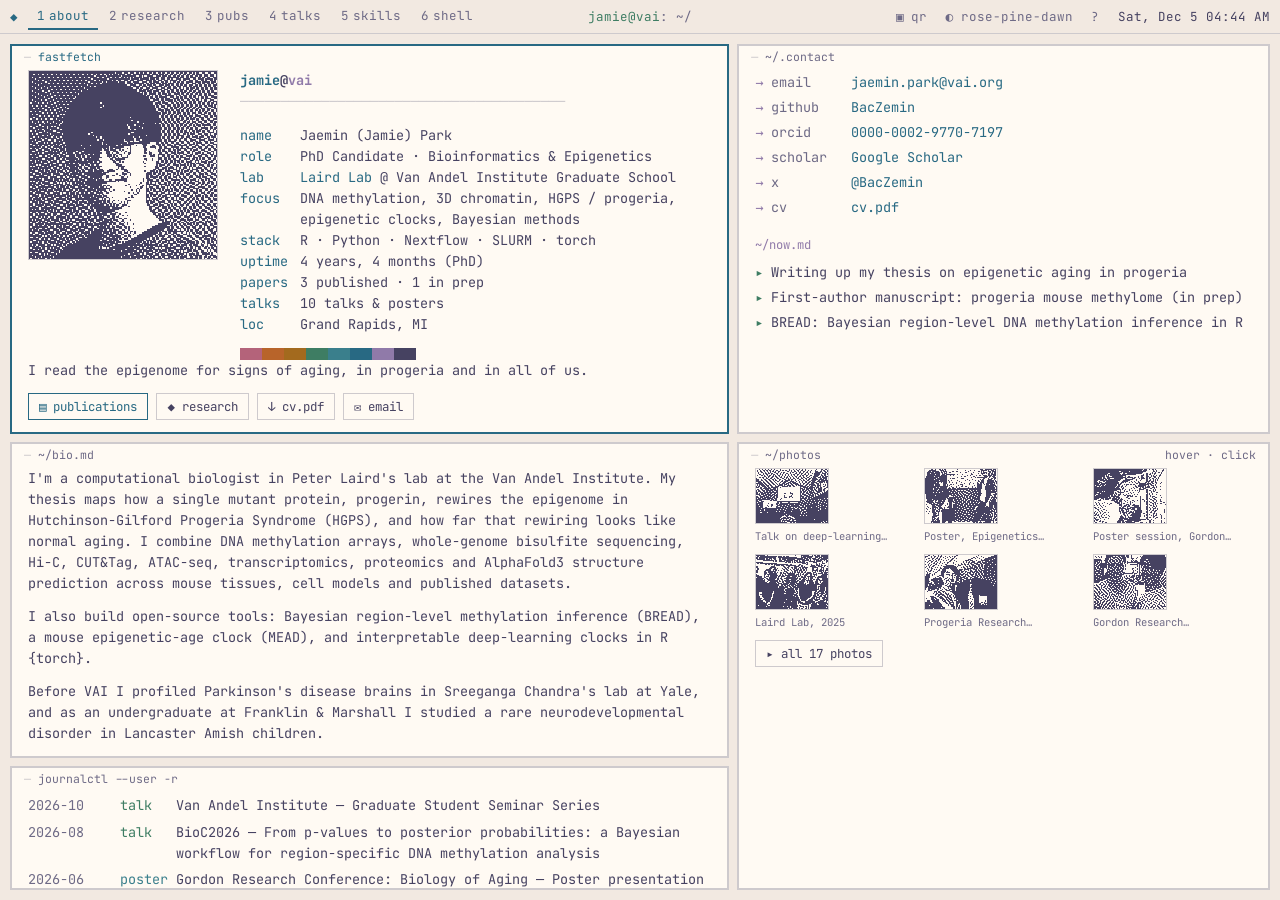
<file: index.html>
<!doctype html>
<html lang="en" data-theme="tokyo-night">
<head>
  <meta charset="utf-8">
  <meta name="viewport" content="width=device-width, initial-scale=1, viewport-fit=cover">
  <title>Jaemin (Jamie) Park</title>
  <meta name="description" content="Jaemin (Jamie) Park — PhD candidate at the Van Andel Institute (Laird Lab). Computational epigenomics of aging and Hutchinson-Gilford Progeria Syndrome: DNA methylation, 3D chromatin, epigenetic clocks, Bayesian methods.">
  <meta name="author" content="Jaemin Park">
  <link rel="canonical" href="https://baczemin.github.io/">
  <meta name="theme-color" content="#1a1b26">
  <link rel="icon" type="image/png" href="assets/img/logo.png">

  <!-- Open Graph / social cards (what shows up when the link is shared) -->
  <meta property="og:type" content="profile">
  <meta property="og:title" content="Jaemin (Jamie) Park">
  <meta property="og:description" content="Computational epigenomics of aging and progeria · Van Andel Institute">
  <meta property="og:url" content="https://baczemin.github.io/">
  <meta property="og:image" content="https://baczemin.github.io/assets/img/og.png">
  <meta name="twitter:card" content="summary_large_image">
  <meta name="twitter:site" content="@BacZemin">

  <script type="application/ld+json">
  {
    "@context": "https://schema.org",
    "@type": "Person",
    "name": "Jaemin Park",
    "alternateName": "Jamie Park",
    "jobTitle": "PhD Candidate",
    "affiliation": { "@type": "Organization", "name": "Van Andel Institute" },
    "url": "https://baczemin.github.io/",
    "identifier": "https://orcid.org/0000-0002-9770-7197",
    "sameAs": [
      "https://orcid.org/0000-0002-9770-7197",
      "https://github.com/BacZemin",
      "https://x.com/BacZemin"
    ],
    "knowsAbout": ["DNA methylation", "Epigenetics", "Hutchinson-Gilford Progeria Syndrome", "Epigenetic clocks", "Bioinformatics", "Hi-C", "Bayesian statistics"]
  }
  </script>

  <!-- Apply the saved theme before first paint (no flash) -->
  <script>
    try {
      // ?theme=rose-pine-dawn in the URL forces a theme (handy for projectors)
      var t = new URLSearchParams(location.search).get('theme') || localStorage.getItem('theme');
      if (!t) t = matchMedia('(prefers-color-scheme: light)').matches ? 'rose-pine-dawn' : 'tokyo-night';
      document.documentElement.dataset.theme = t;
    } catch (e) {}
  </script>

  <link rel="preload" href="assets/fonts/jetbrains-mono-400.woff2" as="font" type="font/woff2" crossorigin>
  <link rel="stylesheet" href="assets/css/themes.css">
  <link rel="stylesheet" href="assets/css/tui.css">
</head>
<body>
  <a class="skip" href="#desktop">skip to content</a>

  <!-- ───────────── waybar ───────────── -->
  <header class="bar" role="banner">
    <nav class="bar-left" aria-label="Workspaces">
      <span class="bar-logo" aria-hidden="true">◆</span>
      <div class="ws-pills" id="ws-pills"></div>
    </nav>
    <div class="bar-center" id="bar-path">jamie@vai: ~</div>
    <div class="bar-right">
      <button class="bar-btn" id="btn-qr" title="QR code for this page (q)" aria-label="Show QR code">▣ qr</button>
      <button class="bar-btn" id="btn-theme" title="Cycle theme (t)" aria-label="Change theme">◐ <span id="theme-name">tokyo-night</span></button>
      <button class="bar-btn" id="btn-help" title="Keyboard shortcuts (?)" aria-label="Keyboard shortcuts">?</button>
      <span class="bar-clock" id="bar-clock" aria-hidden="true">--:--</span>
    </div>
  </header>

  <!-- ───────────── workspaces (filled by app.js from site.yaml) ───────────── -->
  <main id="desktop" tabindex="-1">
    <div class="boot" id="boot">
      <pre>[  0.000] loading site.yaml …</pre>
    </div>

    <noscript>
      <div class="noscript">
        <h1>Jaemin (Jamie) Park</h1>
        <p>PhD Candidate, Laird Lab, Van Andel Institute Graduate School (Grand Rapids, MI).
           Computational epigenomics of aging and Hutchinson-Gilford Progeria Syndrome: DNA methylation,
           3D chromatin, epigenetic clocks and Bayesian methods.</p>
        <p><a href="mailto:jaemin.park@vai.org">jaemin.park@vai.org</a> ·
           <a href="https://orcid.org/0000-0002-9770-7197">ORCID</a> ·
           <a href="https://github.com/BacZemin">GitHub</a> ·
           <a href="assets/cv.pdf">CV (PDF)</a> ·
           <a href="site.yaml">full content (site.yaml)</a></p>
        <p>This site is an interactive terminal; enable JavaScript for the full experience.</p>
      </div>
    </noscript>
  </main>

  <!-- ───────────── overlays ───────────── -->
  <div class="overlay" id="palette" hidden>
    <div class="modal palette" role="dialog" aria-modal="true" aria-label="Command palette">
      <div class="pane-title">walker</div>
      <input id="palette-input" type="text" placeholder="type a command, project, paper…" autocomplete="off" spellcheck="false" aria-label="Search commands">
      <ul id="palette-list" role="listbox"></ul>
    </div>
  </div>

  <div class="overlay" id="help" hidden>
    <div class="modal help" role="dialog" aria-modal="true" aria-label="Keyboard shortcuts">
      <div class="pane-title">keybindings</div>
      <dl class="keys">
        <dt><kbd>1</kbd>–<kbd>6</kbd></dt><dd>switch workspace</dd>
        <dt><kbd>Tab</kbd> / <kbd>h</kbd> <kbd>l</kbd></dt><dd>focus next / previous pane</dd>
        <dt><kbd>j</kbd> <kbd>k</kbd> / <kbd>↑</kbd> <kbd>↓</kbd></dt><dd>move through a list</dd>
        <dt><kbd>Enter</kbd></dt><dd>open the selected item</dd>
        <dt><kbd>/</kbd></dt><dd>search publications</dd>
        <dt><kbd>:</kbd> or <kbd>Ctrl</kbd>+<kbd>K</kbd></dt><dd>command palette</dd>
        <dt><kbd>t</kbd></dt><dd>cycle theme</dd>
        <dt><kbd>q</kbd></dt><dd>QR code for this page</dd>
        <dt><kbd>`</kbd></dt><dd>jump to the shell</dd>
        <dt><kbd>Esc</kbd></dt><dd>close</dd>
      </dl>
      <p class="muted">Everything also works by tapping.</p>
    </div>
  </div>

  <div class="overlay" id="qr" hidden>
    <div class="modal qr" role="dialog" aria-modal="true" aria-label="QR code">
      <div class="pane-title">qr</div>
      <div id="qr-code" class="qr-code"></div>
      <div class="qr-url" id="qr-url"></div>
      <div class="qr-actions">
        <button class="chip" id="qr-dl-theme">↓ svg (theme)</button>
        <button class="chip" id="qr-dl-mono">↓ svg (black)</button>
        <button class="chip" id="qr-dl-png">↓ png</button>
        <button class="chip" id="qr-copy">copy link</button>
      </div>
      <p class="muted small">Tip: open a talk first (e.g. <code>#talks/bioc2026</code>) to make a QR that lands on that talk.</p>
    </div>
  </div>

  <div class="overlay" id="lightbox" hidden>
    <div class="modal lightbox" role="dialog" aria-modal="true" aria-label="Photo">
      <div class="pane-title">feh <span id="lb-count"></span></div>
      <img id="lb-img" alt="">
      <div class="lb-bar">
        <button class="chip" id="lb-prev" aria-label="Previous photo">← prev</button>
        <div id="lb-cap" class="lb-cap"></div>
        <button class="chip" id="lb-next" aria-label="Next photo">next →</button>
      </div>
    </div>
  </div>

  <div class="toasts" id="toasts" aria-live="polite"></div>

  <script src="vendor/js-yaml.min.js"></script>
  <script src="vendor/qrcode.min.js"></script>
  <script src="assets/js/term.js"></script>
  <script src="assets/js/app.js"></script>
</body>
</html>
</file>
<file: assets/css/themes.css>
/* ═══════════════════════════════════════════════════════════════
   themes.css — colour palettes (Omarchy-style theme set)
   To add a theme: copy a block, rename data-theme, and add the
   name to THEMES in assets/js/app.js.
   ═══════════════════════════════════════════════════════════════ */

:root,
[data-theme="tokyo-night"] {
  --bg:      #1a1b26;
  --bg-alt:  #16161e;
  --pane:    #1a1b26;
  --fg:      #c0caf5;
  --muted:   #7f88b3;
  --border:  #3b4261;
  --sel:     #283457;
  --accent:  #7aa2f7;
  --accent2: #bb9af7;
  --green:   #9ece6a;
  --yellow:  #e0af68;
  --red:     #f7768e;
  --cyan:    #7dcfff;
  --orange:  #ff9e64;
  --scheme:  dark;
}

[data-theme="catppuccin"] {
  --bg:      #1e1e2e;
  --bg-alt:  #181825;
  --pane:    #1e1e2e;
  --fg:      #cdd6f4;
  --muted:   #9399b2;
  --border:  #45475a;
  --sel:     #313244;
  --accent:  #89b4fa;
  --accent2: #cba6f7;
  --green:   #a6e3a1;
  --yellow:  #f9e2af;
  --red:     #f38ba8;
  --cyan:    #94e2d5;
  --orange:  #fab387;
  --scheme:  dark;
}

[data-theme="gruvbox"] {
  --bg:      #282828;
  --bg-alt:  #1d2021;
  --pane:    #282828;
  --fg:      #ebdbb2;
  --muted:   #a89984;
  --border:  #504945;
  --sel:     #3c3836;
  --accent:  #d79921;
  --accent2: #d3869b;
  --green:   #b8bb26;
  --yellow:  #fabd2f;
  --red:     #fb4934;
  --cyan:    #8ec07c;
  --orange:  #fe8019;
  --scheme:  dark;
}

[data-theme="nord"] {
  --bg:      #2e3440;
  --bg-alt:  #272c36;
  --pane:    #2e3440;
  --fg:      #e5e9f0;
  --muted:   #a3acbd;
  --border:  #4c566a;
  --sel:     #3b4252;
  --accent:  #88c0d0;
  --accent2: #b48ead;
  --green:   #a3be8c;
  --yellow:  #ebcb8b;
  --red:     #bf616a;
  --cyan:    #8fbcbb;
  --orange:  #d08770;
  --scheme:  dark;
}

[data-theme="everforest"] {
  --bg:      #2d353b;
  --bg-alt:  #272e33;
  --pane:    #2d353b;
  --fg:      #d3c6aa;
  --muted:   #9da9a0;
  --border:  #475258;
  --sel:     #3d484d;
  --accent:  #a7c080;
  --accent2: #d699b6;
  --green:   #a7c080;
  --yellow:  #dbbc7f;
  --red:     #e67e80;
  --cyan:    #83c092;
  --orange:  #e69875;
  --scheme:  dark;
}

[data-theme="kanagawa"] {
  --bg:      #1f1f28;
  --bg-alt:  #16161d;
  --pane:    #1f1f28;
  --fg:      #dcd7ba;
  --muted:   #a6a69c;
  --border:  #54546d;
  --sel:     #2d4f67;
  --accent:  #7e9cd8;
  --accent2: #957fb8;
  --green:   #98bb6c;
  --yellow:  #e6c384;
  --red:     #e46876;
  --cyan:    #7fb4ca;
  --orange:  #ffa066;
  --scheme:  dark;
}

/* light themes — good for bright rooms and projectors */
[data-theme="rose-pine-dawn"] {
  --bg:      #faf4ed;
  --bg-alt:  #f2e9e1;
  --pane:    #fffaf3;
  --fg:      #464261;
  --muted:   #6e6a86;
  --border:  #cecacd;
  --sel:     #f2e9e1;
  --accent:  #286983;
  --accent2: #907aa9;
  --green:   #3e7d63;
  --yellow:  #a36a1e;
  --red:     #b4637a;
  --cyan:    #3a7f8c;
  --orange:  #b8642a;
  --scheme:  light;
}

[data-theme="catppuccin-latte"] {
  --bg:      #eff1f5;
  --bg-alt:  #e6e9ef;
  --pane:    #f5f6f9;
  --fg:      #4c4f69;
  --muted:   #6c6f85;
  --border:  #bcc0cc;
  --sel:     #dce0e8;
  --accent:  #1e66f5;
  --accent2: #8839ef;
  --green:   #2f7d1e;
  --yellow:  #9a6200;
  --red:     #d20f39;
  --cyan:    #137e86;
  --orange:  #c24e00;
  --scheme:  light;
}
</file>
<file: assets/css/tui.css>
/* ═══════════════════════════════════════════════════════════════
   tui.css — layout for the terminal / tiling-WM look
   Colours live in themes.css; this file only uses var(--…).
   ═══════════════════════════════════════════════════════════════ */

@font-face {
  font-family: "JetBrains Mono";
  src: url("../fonts/jetbrains-mono-400.woff2") format("woff2");
  font-weight: 400; font-style: normal; font-display: swap;
}
@font-face {
  font-family: "JetBrains Mono";
  src: url("../fonts/jetbrains-mono-700.woff2") format("woff2");
  font-weight: 700; font-style: normal; font-display: swap;
}

:root {
  --font: "JetBrains Mono", ui-monospace, "SF Mono", Menlo, Consolas, monospace;
  --gap-out: 10px;      /* Hyprland gaps_out */
  --gap-in: 8px;        /* Hyprland gaps_in  */
  --bw: 2px;            /* border width      */
  --bar-h: 34px;
  --fs: 13.5px;
  color-scheme: dark;
}
[data-theme="rose-pine-dawn"], [data-theme="catppuccin-latte"] { color-scheme: light; }

* { box-sizing: border-box; }
html, body { height: 100%; }
body {
  margin: 0;
  background: var(--bg-alt);
  color: var(--fg);
  font: 400 var(--fs)/1.55 var(--font);
  -webkit-font-smoothing: antialiased;
  -webkit-text-size-adjust: 100%;
  overflow: hidden;            /* desktop: panes scroll, not the page */
}
a { color: var(--accent); text-decoration: none; }
a:hover, a:focus-visible { text-decoration: underline; text-underline-offset: 3px; }
button { font: inherit; color: inherit; }
::selection { background: var(--sel); color: var(--fg); }
:focus-visible { outline: 1px dashed var(--accent); outline-offset: 2px; }
code, kbd { font-family: var(--font); }
kbd {
  display: inline-block; min-width: 1.6em; padding: 0 .35em;
  border: 1px solid var(--border); border-bottom-width: 2px;
  color: var(--fg); background: var(--bg-alt); text-align: center; font-size: .9em;
}
.muted { color: var(--muted); }
.small { font-size: .88em; }
.skip { position: absolute; left: -9999px; }
.skip:focus { left: 8px; top: 8px; z-index: 100; background: var(--pane); padding: 4px 8px; }

/* colour helpers */
.c-accent { color: var(--accent); }  .c-accent2 { color: var(--accent2); }
.c-green  { color: var(--green); }   .c-yellow  { color: var(--yellow); }
.c-red    { color: var(--red); }     .c-cyan    { color: var(--cyan); }
.c-orange { color: var(--orange); }  .c-muted   { color: var(--muted); }
.b { font-weight: 700; }

/* ───────────── waybar ───────────── */
.bar {
  position: fixed; inset: 0 0 auto 0; height: var(--bar-h); z-index: 20;
  display: grid; grid-template-columns: 1fr auto 1fr; align-items: center;
  padding: 0 var(--gap-out); gap: 12px;
  background: var(--bg-alt); border-bottom: 1px solid var(--border);
  font-size: 12.5px;
}
.bar-left { display: flex; align-items: center; gap: 10px; min-width: 0; }
.bar-logo { color: var(--accent); }
.ws-pills { display: flex; gap: 2px; }
.ws-pill {
  background: none; border: 0; cursor: pointer; padding: 3px 9px;
  color: var(--muted); border-bottom: 2px solid transparent; white-space: nowrap;
}
.ws-pill .n { color: var(--muted); margin-right: 4px; }
.ws-pill:hover { color: var(--fg); }
.ws-pill[aria-current="page"] { color: var(--accent); border-bottom-color: var(--accent); }
.ws-pill[aria-current="page"] .n { color: var(--accent); }
.bar-center { color: var(--muted); white-space: nowrap; overflow: hidden; text-overflow: ellipsis; }
.bar-center .p { color: var(--green); }
.bar-right { display: flex; justify-content: flex-end; align-items: center; gap: 4px; }
.bar-btn {
  background: none; border: 0; cursor: pointer; color: var(--muted); padding: 3px 7px;
}
.bar-btn:hover { color: var(--fg); background: var(--sel); }
.bar-clock { color: var(--fg); padding-left: 8px; }

/* ───────────── desktop + workspaces ───────────── */
#desktop {
  position: fixed; inset: var(--bar-h) 0 0 0;
  padding: var(--gap-out); overflow: hidden; outline: none;
}
.ws {
  display: none; height: 100%; gap: var(--gap-in);
  grid-template-columns: 1fr; grid-auto-rows: minmax(0, 1fr);
}
.ws.active { display: grid; }
.ws.enter-r { animation: slide-r .22s ease-out; }
.ws.enter-l { animation: slide-l .22s ease-out; }
@keyframes slide-r { from { transform: translateX(28px); opacity: 0; } to { transform: none; opacity: 1; } }
@keyframes slide-l { from { transform: translateX(-28px); opacity: 0; } to { transform: none; opacity: 1; } }

/* per-workspace tiling layouts */
.ws-about    { grid-template-columns: 1.35fr 1fr; grid-template-rows: auto auto minmax(0,1fr); }
.ws-about .p-fetch  { grid-column: 1; grid-row: 1; }
.ws-about .p-bio    { grid-column: 1; grid-row: 2; }
.ws-about .p-log    { grid-column: 1; grid-row: 3; }
.ws-about .p-links  { grid-column: 2; grid-row: 1; }
.ws-about .p-photos { grid-column: 2; grid-row: 2 / span 2; }
.ws-research, .ws-talks { grid-template-columns: minmax(0,1fr) minmax(0,1.25fr); }
.ws-pubs     { grid-template-columns: minmax(0,2.2fr) minmax(0,1fr); }
.ws-skills   { grid-template-columns: minmax(0,1.4fr) minmax(0,1fr); grid-template-rows: minmax(0,1.3fr) minmax(0,1fr); }
.ws-skills .p-btop { grid-row: 1 / span 2; }

/* ───────────── panes (windows) ───────────── */
.pane {
  position: relative; min-height: 0; min-width: 0;
  background: var(--pane);
  border: var(--bw) solid var(--border);
  padding: 24px 16px 12px;
  overflow: auto; overscroll-behavior: contain;
  scrollbar-width: thin; scrollbar-color: var(--border) transparent;
  transition: border-color .15s;
}
.pane.focused { border-color: var(--accent); }
.pane-title {
  position: absolute; top: 2px; left: 12px; right: 12px;
  font-size: 11.5px; color: var(--muted); white-space: nowrap; overflow: hidden; text-overflow: ellipsis;
  pointer-events: none;
}
.pane-title::before { content: "─ "; color: var(--border); }
.pane.focused .pane-title { color: var(--accent); }
.pane-title .hint { float: right; color: var(--muted); }
.pane h2 { font-size: 1em; margin: 0 0 .6em; color: var(--accent2); font-weight: 700; }
.pane p { margin: 0 0 .9em; }
.pane p:last-child { margin-bottom: 0; }

/* ───────────── fastfetch ───────────── */
.fetch { display: flex; gap: 22px; align-items: flex-start; }
.helix {
  margin: 0; flex: none; line-height: 1.12; font-size: 13px; letter-spacing: .5px;
  user-select: none; color: var(--muted);
}
.helix .s1 { color: var(--accent); }
.helix .s2 { color: var(--accent2); }
.helix .me { color: var(--yellow); font-weight: 700; }
.helix .bk { color: var(--border); }
.fetch-info { min-width: 0; }
.fetch-info .who { font-weight: 700; }
.fetch-info .who .u { color: var(--accent); } .fetch-info .who .h { color: var(--accent2); }
.fetch-info .rule { color: var(--border); overflow: hidden; white-space: nowrap; }
.kv { display: grid; grid-template-columns: max-content minmax(0,1fr); column-gap: .9em; }
.kv dt { color: var(--accent); }
.kv dd { margin: 0; min-width: 0; overflow-wrap: anywhere; }
.swatches { display: flex; margin-top: 10px; }
.swatches span { width: 22px; height: 12px; }
.tagline { color: var(--fg); margin: 12px 0 0; }
.cta { display: flex; flex-wrap: wrap; gap: 8px; margin-top: 12px; }

/* ───────────── photos (dithered → real on hover/tap) ───────────── */
.photo { position: relative; margin: 0; overflow: hidden; background: var(--bg-alt); cursor: pointer; }
.photo canvas { display: block; width: 100%; height: auto; image-rendering: pixelated; image-rendering: crisp-edges; }
.photo img.real {
  position: absolute; inset: 0; width: 100%; height: 100%; object-fit: cover;
  opacity: 0; transition: opacity .45s ease;
}
.photo.headshot img.real { object-position: 50% 25%; }
.photo:hover img.real, .photo:focus-visible img.real, .photo.revealed img.real,
.thumb:hover .photo img.real, .thumb:focus-visible .photo img.real { opacity: 1; }
.photo:not(.ready) img.real { opacity: 1; }          /* until the dither is drawn, show the photo */
.photo.broken { display: none; }
@media (hover: none) {           /* phones: hint that the photo can be tapped */
  .photo.ready:not(.revealed)::after {
    content: "tap ◐"; position: absolute; right: 4px; bottom: 4px; font-size: 10px;
    background: var(--pane); color: var(--muted); padding: 0 5px; border: 1px solid var(--border);
  }
  .thumb .photo.ready::after { content: none; }
}
.photo.headshot { width: 190px; flex: none; border: 1px solid var(--border); }
.fig { margin: 14px 0 4px; }
.fig .photo { border: 1px solid var(--border); max-width: 560px; }
.fig .cap, .thumb .cap { display: block; color: var(--muted); font-size: .85em; margin-top: 4px; }

.gallery { display: grid; grid-template-columns: repeat(3, minmax(0, 1fr)); gap: 10px; }
.thumb { display: flex; flex-direction: column; justify-content: flex-start; background: none; border: 0; padding: 0; text-align: left; cursor: zoom-in; color: inherit; font-size: .92em; }
.thumb .photo { border: 1px solid var(--border); }
.thumb:hover .photo, .thumb:focus-visible .photo { border-color: var(--accent); }
.thumb .cap { display: -webkit-box; -webkit-line-clamp: 1; -webkit-box-orient: vertical; overflow: hidden; }
.chip.more { margin-top: 10px; }

.lightbox { width: min(1100px, calc(100vw - 32px)); max-height: 90vh; padding: 26px 14px 12px; }
.lightbox img { display: block; width: 100%; max-height: 72vh; object-fit: contain; background: var(--bg-alt); }
.lb-bar { display: grid; grid-template-columns: auto 1fr auto; gap: 10px; align-items: center; margin-top: 10px; }
.lb-cap { text-align: center; }
.overlay#lightbox { padding-top: 4vh; }

/* ───────────── chips / buttons ───────────── */
.chip {
  display: inline-flex; align-items: center; gap: 6px;
  background: transparent; border: 1px solid var(--border); color: var(--fg);
  padding: 3px 10px; cursor: pointer; white-space: nowrap; font-size: .92em; text-decoration: none;
}
.chip:hover, .chip:focus-visible { border-color: var(--accent); color: var(--accent); text-decoration: none; }
.chip.primary { border-color: var(--accent); color: var(--accent); }
.tag { color: var(--cyan); font-size: .88em; }
.tag::before { content: "#"; color: var(--muted); }
.tags { display: flex; flex-wrap: wrap; gap: 2px 10px; margin-top: 8px; }
.badge { font-size: .8em; padding: 0 6px; border: 1px solid currentColor; white-space: nowrap; }

/* ───────────── links pane ───────────── */
.linklist { list-style: none; margin: 0; padding: 0; }
.linklist li { display: grid; grid-template-columns: 6.5em 1fr; gap: 8px; padding: 2px 0; }
.linklist .k { color: var(--muted); }
.linklist .k::before { content: "→ "; color: var(--accent2); }
.linklist a { overflow-wrap: anywhere; }
.now { list-style: none; margin: 0; padding: 0; }
.now li { padding: 2px 0 2px 1.4em; text-indent: -1.4em; }
.now li::before { content: "▸ "; color: var(--green); }
.sub { color: var(--accent2); margin: 16px 0 6px; font-size: .9em; }

/* ───────────── journal / log ───────────── */
.log { list-style: none; margin: 0; padding: 0; }
.log li { display: grid; grid-template-columns: 6.2em 3.6em 1fr; gap: 8px; padding: 3px 0; }
.log .d { color: var(--muted); }
.log .lvl-talk { color: var(--green); } .log .lvl-poster { color: var(--cyan); }
.log .lvl-pub { color: var(--yellow); } .log .lvl-award { color: var(--orange); }
.log a { color: var(--fg); }
.log a:hover { color: var(--accent); }

/* ───────────── yazi-style list + preview ───────────── */
.list { list-style: none; margin: 0; padding: 0; }
.list li { margin: 0; }
.list .row {
  display: grid; grid-template-columns: 1.4em minmax(0,1fr) auto; gap: 6px; align-items: baseline;
  width: 100%; text-align: left; background: none; border: 0; cursor: pointer; padding: 3px 6px;
  color: var(--fg);
}
.list .row:hover { background: var(--sel); }
.list .row { scroll-margin-top: calc(var(--bar-h) + 20px); }
.list .row[aria-selected="true"] { background: var(--sel); color: var(--accent); }
.list .row[aria-selected="true"] .ico { color: var(--accent); }
.list .row .ico { color: var(--muted); }
.list .row .t { overflow: hidden; text-overflow: ellipsis; white-space: nowrap; }
.list .row .m { color: var(--muted); font-size: .88em; white-space: nowrap; }
.list .group { color: var(--accent2); margin: 12px 0 4px 6px; font-size: .9em; }
.list .group:first-child { margin-top: 0; }
.list .inline-detail { display: none; }

.hero { display: none; }
.preview .ph { font-weight: 700; font-size: 1.08em; margin: 0 0 4px; color: var(--fg); }
.meta { color: var(--muted); margin-bottom: 12px; }
.actions { display: flex; flex-wrap: wrap; gap: 8px; margin-top: 14px; }
.award { color: var(--orange); margin-bottom: 10px; }
.preview .empty { color: var(--muted); }

/* ───────────── publications ───────────── */
.search {
  display: flex; align-items: center; gap: 8px; margin-bottom: 12px;
  border-bottom: 1px solid var(--border); padding-bottom: 6px;
}
.search label { color: var(--green); }
.search input {
  flex: 1; min-width: 0; background: transparent; border: 0; outline: none;
  color: var(--fg); font: inherit; caret-color: var(--accent);
}
.search .count { color: var(--muted); font-size: .88em; white-space: nowrap; }
.pubs { list-style: none; margin: 0; padding: 0; }
.pub {
  display: grid; grid-template-columns: 3.4em minmax(0,1fr); gap: 10px;
  padding: 8px 6px; border-left: 2px solid transparent;
}
.pub.sel { border-left-color: var(--accent); background: var(--sel); }
.pub .yr { color: var(--yellow); }
.pub .ti { color: var(--fg); font-weight: 700; }
.pub a.ti:hover { color: var(--accent); }
.pub .au { color: var(--muted); font-size: .9em; }
.pub .au .me { color: var(--green); font-weight: 700; }
.pub .ve { font-size: .9em; }
.pub .ve i { color: var(--accent2); font-style: italic; }
.pub .ids { font-size: .85em; color: var(--muted); display: flex; flex-wrap: wrap; gap: 4px 12px; margin-top: 2px; }
.pub .badge.in-prep, .pub .badge.submitted { color: var(--orange); }
.pub .badge.preprint { color: var(--cyan); }
mark { background: var(--yellow); color: var(--bg); }

.spark { font-size: 1.05em; }
.spark .bars { display: flex; align-items: flex-end; gap: 10px; height: 64px; margin: 6px 0 4px; }
.spark .bar-col { display: flex; flex-direction: column; align-items: center; justify-content: flex-end; height: 100%; }
.spark .bar-fill { width: 18px; background: var(--accent); }
.spark .bar-fill.prep { background: repeating-linear-gradient(45deg, var(--orange) 0 3px, transparent 3px 6px); border: 1px solid var(--orange); }
.spark .lbl { color: var(--muted); font-size: .8em; margin-top: 2px; }
.stat { display: flex; justify-content: space-between; border-bottom: 1px dotted var(--border); padding: 2px 0; }

/* ───────────── btop meters ───────────── */
.meters { display: grid; gap: 14px; }
.meter-head { display: flex; justify-content: space-between; gap: 8px; }
.meter-head .g { color: var(--fg); font-weight: 700; }
.meter-head .pct { color: var(--muted); }
.meter-track { display: flex; gap: 1px; margin: 4px 0 4px; height: 10px; }
.meter-track i { flex: 1; background: var(--sel); }
.meter-track i.on { animation: cell-in .18s both; }
@keyframes cell-in { from { opacity: 0; } }
.meter-items { color: var(--muted); font-size: .9em; }
.meter-items span:not(:last-child)::after { content: " · "; color: var(--border); }

.history { list-style: none; padding: 0; margin: 0; }
.history li { padding: 0 0 12px 14px; border-left: 1px solid var(--border); position: relative; }
.history li::before { content: ""; position: absolute; left: -4px; top: .5em; width: 7px; height: 7px; background: var(--accent2); }
.history .w { color: var(--muted); font-size: .88em; }
.history .what { font-weight: 700; }
.history .where { color: var(--accent); }
.history .note { color: var(--muted); font-size: .92em; }

/* ───────────── shell ───────────── */
.term { display: flex; flex-direction: column; min-height: 100%; cursor: text; }
.term-out { white-space: pre-wrap; word-break: break-word; }
.term-out .line { min-height: 1.55em; }
.term-in { display: flex; align-items: baseline; gap: 0; }
.prompt { white-space: nowrap; }
.prompt .u { color: var(--green); } .prompt .h { color: var(--accent2); } .prompt .d { color: var(--accent); }
.term-in input {
  flex: 1; min-width: 0; background: transparent; border: 0; outline: none; padding: 0 0 0 .6em;
  color: var(--fg); font: inherit; caret-color: var(--accent);
}
.term-chips { display: flex; flex-wrap: wrap; gap: 6px; margin-top: 14px; }
.term-qr { line-height: 1; font-size: 9px; letter-spacing: 0; color: var(--fg); }

/* ───────────── overlays ───────────── */
.overlay {
  position: fixed; inset: 0; z-index: 50; display: grid; place-items: start center;
  padding-top: 12vh; background: color-mix(in srgb, var(--bg-alt) 70%, transparent);
  backdrop-filter: blur(3px);
}
.overlay[hidden] { display: none; }
.modal {
  position: relative; width: min(560px, calc(100vw - 32px));
  background: var(--pane); border: var(--bw) solid var(--accent); padding: 22px 16px 14px;
  max-height: 76vh; overflow: auto;
}
.palette input {
  width: 100%; background: var(--bg-alt); border: 1px solid var(--border); color: var(--fg);
  font: inherit; padding: 6px 10px; outline: none;
}
.palette input:focus { border-color: var(--accent); }
#palette-list { list-style: none; margin: 10px 0 0; padding: 0; max-height: 50vh; overflow: auto; }
#palette-list li {
  display: flex; justify-content: space-between; gap: 12px; padding: 4px 8px; cursor: pointer;
}
#palette-list li .k { color: var(--muted); font-size: .85em; white-space: nowrap; }
#palette-list li[aria-selected="true"] { background: var(--sel); color: var(--accent); }
.keys { display: grid; grid-template-columns: max-content 1fr; gap: 6px 16px; margin: 4px 0 12px; }
.keys dd { margin: 0; color: var(--muted); }
.qr { text-align: center; width: min(400px, calc(100vw - 32px)); }
.qr-code svg { width: 100%; max-width: 280px; height: auto; display: block; margin: 6px auto 8px; }
.qr-url { color: var(--muted); font-size: .85em; overflow-wrap: anywhere; margin-bottom: 12px; }
.qr-actions { display: flex; flex-wrap: wrap; justify-content: center; gap: 6px; margin-bottom: 8px; }

/* mako-style notifications */
.toasts { position: fixed; top: calc(var(--bar-h) + 10px); right: 10px; z-index: 60; display: grid; gap: 8px; }
.toast {
  background: var(--pane); border: var(--bw) solid var(--accent); padding: 8px 14px;
  min-width: 220px; max-width: 320px; animation: toast-in .2s ease-out;
}
.toast .tt { color: var(--accent); font-weight: 700; }
@keyframes toast-in { from { transform: translateX(20px); opacity: 0; } }

.boot { padding: 20px; color: var(--muted); }
.boot pre { margin: 0; font: inherit; white-space: pre-wrap; }
.noscript { max-width: 680px; padding: 20px; }

/* ───────────── mobile (QR scans land here) ───────────── */
@media (max-width: 900px) {
  :root { --fs: 14.5px; --gap-out: 10px; }
  body { overflow: auto; }
  .bar { grid-template-columns: 1fr auto; padding: 0 12px; padding-top: env(safe-area-inset-top); height: calc(var(--bar-h) + env(safe-area-inset-top)); }
  .bar-center { display: none; }
  .bar-clock { display: none; }
  .bar-left .bar-logo::after { content: " jamie@vai"; color: var(--fg); }
  /* workspace pills become a bottom dock */
  .ws-pills {
    position: fixed; left: 0; right: 0; bottom: 0; z-index: 20;
    display: grid; grid-template-columns: repeat(6, 1fr); gap: 0;
    background: var(--bg-alt); border-top: 1px solid var(--border);
    padding-bottom: env(safe-area-inset-bottom);
  }
  .ws-pill { padding: 10px 0 9px; font-size: 11.5px; border-bottom: 0; border-top: 2px solid transparent; }
  .ws-pill .n { display: block; margin: 0 0 1px; font-size: 10px; }
  .ws-pill[aria-current="page"] { border-top-color: var(--accent); }
  #help-btn-hide, #btn-help { display: none; }

  #desktop {
    position: static; overflow: visible;
    padding: calc(var(--bar-h) + env(safe-area-inset-top) + var(--gap-out)) 12px calc(72px + env(safe-area-inset-bottom));
  }
  .ws, .ws-about, .ws-research, .ws-talks, .ws-pubs, .ws-skills {
    height: auto; grid-template-columns: minmax(0,1fr); grid-template-rows: none; grid-auto-rows: auto;
  }
  .photo.headshot { width: min(240px, 70vw); }
  /* phone reading order: who → how to reach → bio → photos → activity */
  .ws-about .p-fetch { order: 1; } .ws-about .p-links { order: 2; } .ws-about .p-bio { order: 3; }
  .ws-about .p-photos { order: 4; } .ws-about .p-log { order: 5; }
  .gallery { grid-template-columns: 1fr 1fr; }
  .thumb .cap { -webkit-line-clamp: 2; }
  .lb-bar { grid-template-columns: 1fr 1fr; }
  .lb-cap { grid-column: 1 / -1; grid-row: 1; }
  .ws-about .p-fetch, .ws-about .p-bio, .ws-about .p-photos, .ws-about .p-links, .ws-about .p-log, .ws-skills .p-btop {
    grid-column: auto; grid-row: auto;
  }
  .pane { overflow: visible; padding: 24px 14px 14px; }
  .pane.focused { border-color: var(--border); }
  .pane.focused .pane-title { color: var(--muted); }

  .hero { display: block; margin: 2px 0 14px; font-size: 1.45em; line-height: 1.25; font-weight: 700; color: var(--fg); }
  .hero small { display: block; font-size: .6em; font-weight: 400; color: var(--accent); margin-top: 6px; }
  .fetch { flex-direction: column; align-items: center; gap: 12px; }
  .fetch-info { width: 100%; }
  .helix { font-size: 10px; }
  .log li { grid-template-columns: 5.6em 3.4em minmax(0,1fr); }
  .linklist li { grid-template-columns: 5.5em minmax(0,1fr); }

  /* list+preview collapses to an accordion: preview pane hidden, details inline */
  .ws-research .preview, .ws-talks .preview { display: none; }
  .list .row { padding: 8px 4px; }
  .list .row .t { white-space: normal; }
  .list .row[aria-expanded="true"] + .inline-detail { display: block; padding: 4px 6px 14px 30px; }

  .term { min-height: 60vh; }
  .chip { padding: 6px 12px; }
  .toasts { left: 10px; right: 10px; top: auto; bottom: calc(70px + env(safe-area-inset-bottom)); }
  .toast { max-width: none; }
  .overlay { padding-top: 8vh; }
}

@media (prefers-reduced-motion: reduce) {
  *, *::before, *::after { animation: none !important; transition: none !important; }
}
</file>
